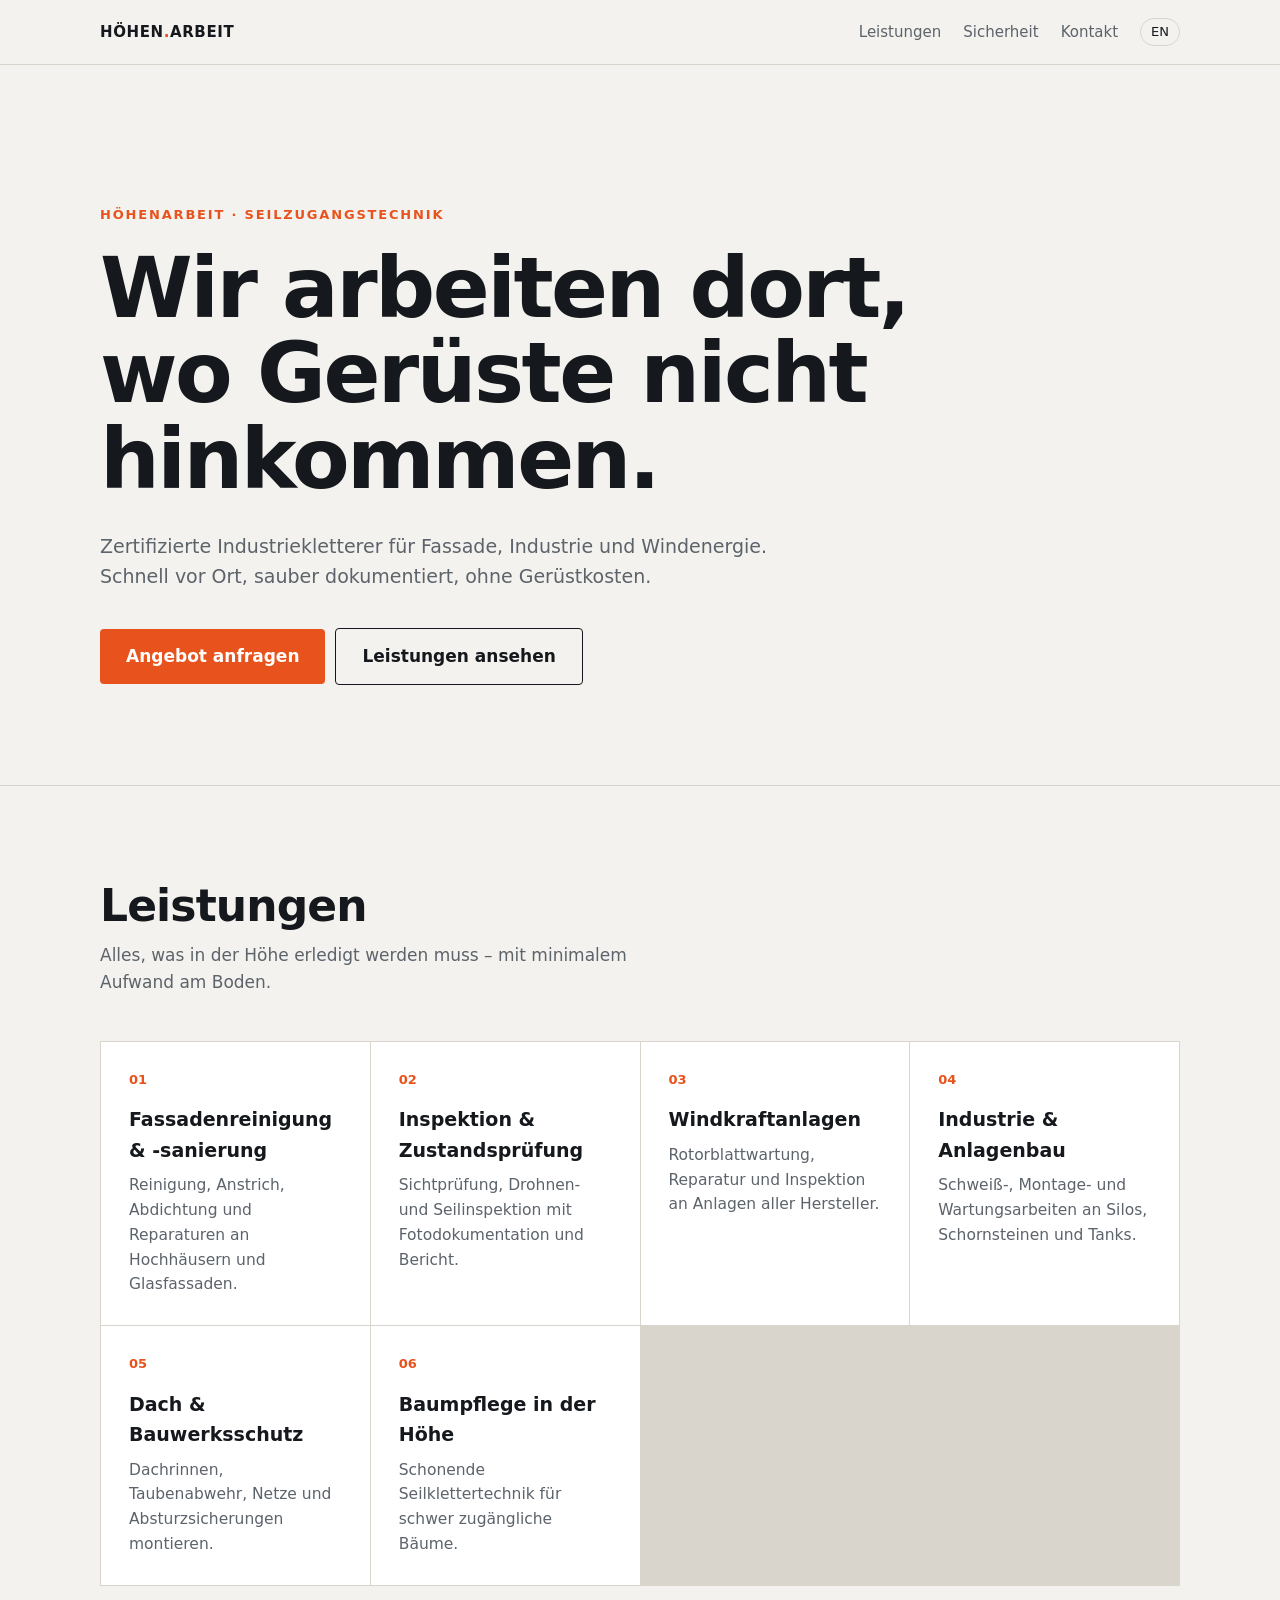
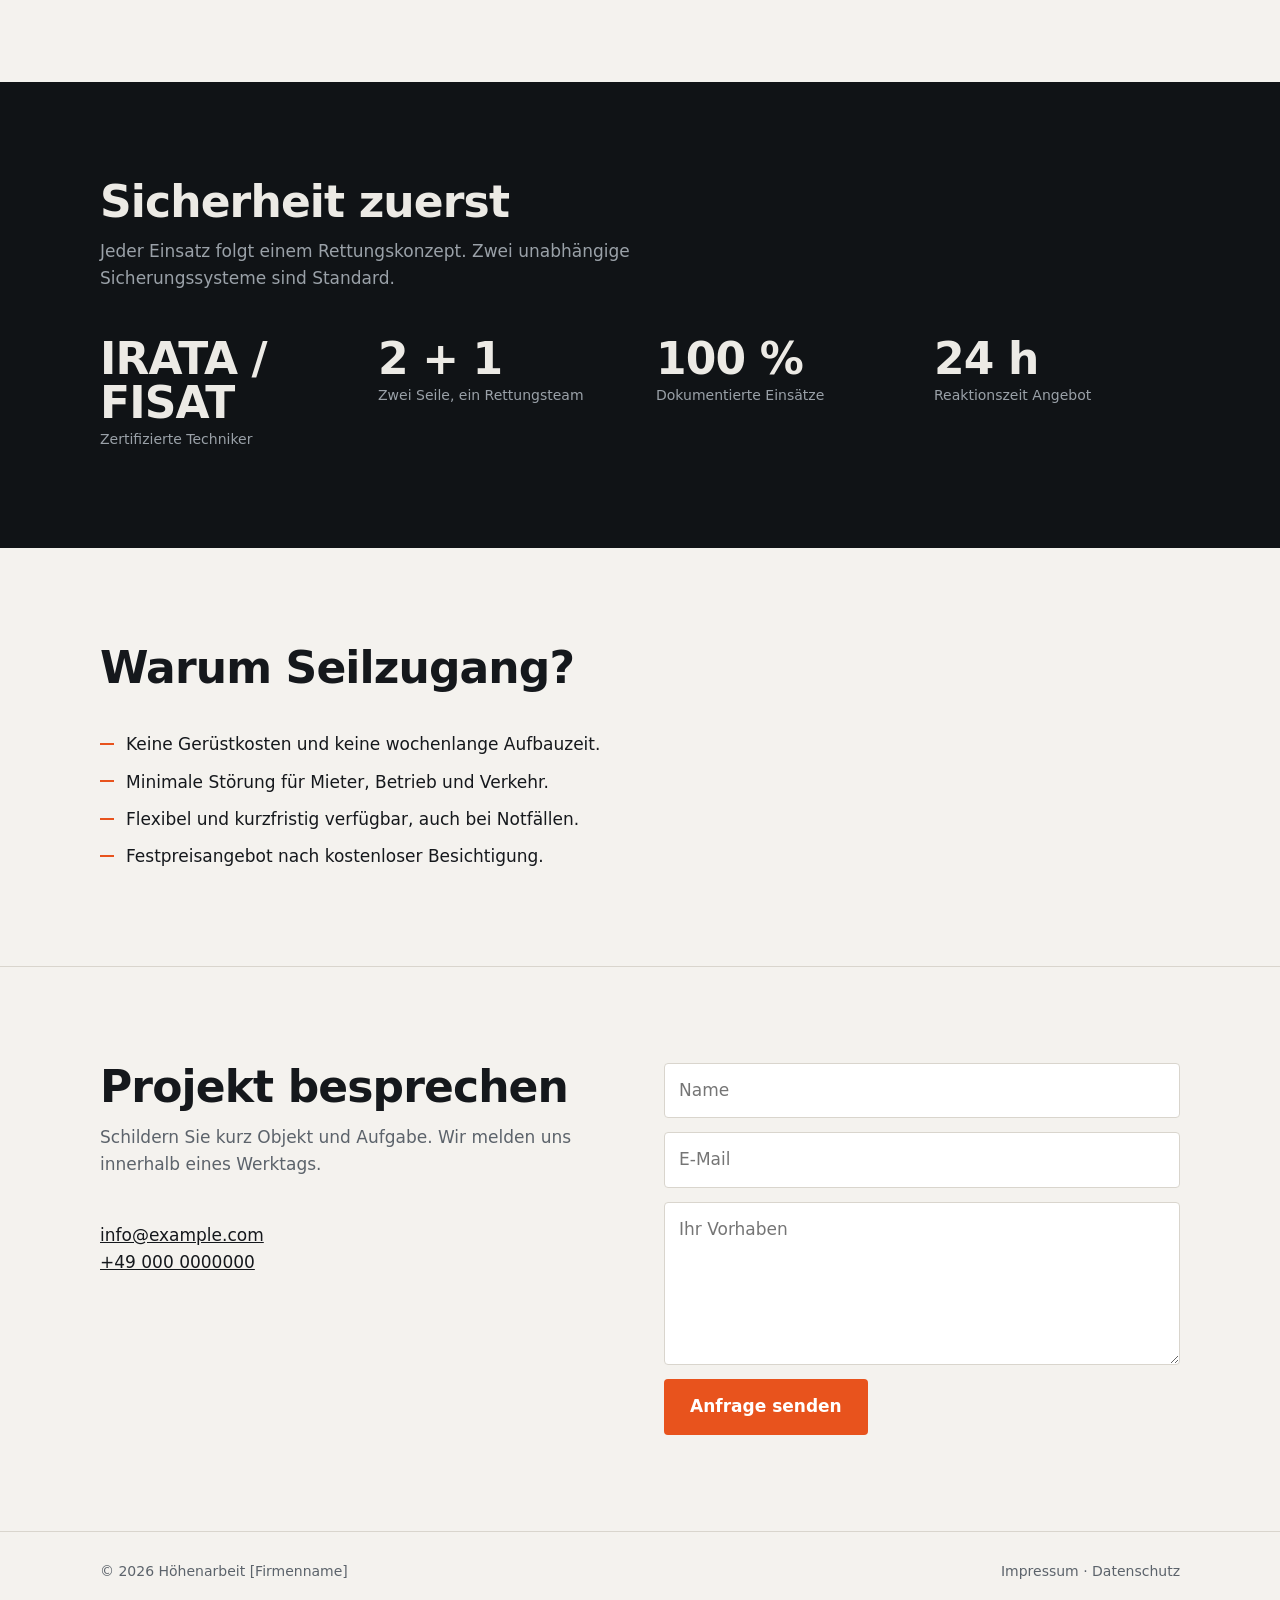
<file: index.html>
<!doctype html>
<html lang="de">
<head>
<meta charset="utf-8">
<meta name="viewport" content="width=device-width,initial-scale=1">
<title>Höhenarbeit & Seilzugangstechnik | Industriekletterer</title>
<meta name="description" content="Professionelle Höhenarbeit mit Seilzugangstechnik: Fassaden, Industrie, Windkraft, Inspektion. Zertifiziert, versichert, schnell einsatzbereit.">
<link rel="alternate" hreflang="de" href="/">
<link rel="alternate" hreflang="en" href="/en/">
<link rel="stylesheet" href="assets/style.css">
</head>
<body>
<header><div class="wrap">
<a class="logo" href="#top">Höhen<span>.</span>Arbeit</a>
<nav><a href="#leistungen">Leistungen</a><a href="#sicherheit">Sicherheit</a><a href="#kontakt">Kontakt</a><a class="lang" href="en/">EN</a></nav>
</div></header>
<main id="top">
<div class="hero"><div class="wrap">
<p class="eyebrow">Höhenarbeit · Seilzugangstechnik</p>
<h1>Wir arbeiten dort, wo Gerüste nicht hinkommen.</h1>
<p class="lead">Zertifizierte Industriekletterer für Fassade, Industrie und Windenergie. Schnell vor Ort, sauber dokumentiert, ohne Gerüstkosten.</p>
<a class="btn" href="#kontakt">Angebot anfragen</a><a class="btn ghost" href="#leistungen">Leistungen ansehen</a>
</div></div>

<section id="leistungen"><div class="wrap">
<h2>Leistungen</h2><p class="sub">Alles, was in der Höhe erledigt werden muss – mit minimalem Aufwand am Boden.</p>
<div class="grid">
<div><span class="num">01</span><h3>Fassadenreinigung & -sanierung</h3><p>Reinigung, Anstrich, Abdichtung und Reparaturen an Hochhäusern und Glasfassaden.</p></div>
<div><span class="num">02</span><h3>Inspektion & Zustandsprüfung</h3><p>Sichtprüfung, Drohnen- und Seilinspektion mit Fotodokumentation und Bericht.</p></div>
<div><span class="num">03</span><h3>Windkraftanlagen</h3><p>Rotorblattwartung, Reparatur und Inspektion an Anlagen aller Hersteller.</p></div>
<div><span class="num">04</span><h3>Industrie & Anlagenbau</h3><p>Schweiß-, Montage- und Wartungsarbeiten an Silos, Schornsteinen und Tanks.</p></div>
<div><span class="num">05</span><h3>Dach & Bauwerksschutz</h3><p>Dachrinnen, Taubenabwehr, Netze und Absturzsicherungen montieren.</p></div>
<div><span class="num">06</span><h3>Baumpflege in der Höhe</h3><p>Schonende Seilklettertechnik für schwer zugängliche Bäume.</p></div>
</div></div></section>

<section id="sicherheit" class="dark"><div class="wrap">
<h2>Sicherheit zuerst</h2><p class="sub">Jeder Einsatz folgt einem Rettungskonzept. Zwei unabhängige Sicherungssysteme sind Standard.</p>
<div class="stats">
<div><b>IRATA / FISAT</b><span>Zertifizierte Techniker</span></div>
<div><b>2 + 1</b><span>Zwei Seile, ein Rettungsteam</span></div>
<div><b>100 %</b><span>Dokumentierte Einsätze</span></div>
<div><b>24 h</b><span>Reaktionszeit Angebot</span></div>
</div></div></section>

<section><div class="wrap">
<h2>Warum Seilzugang?</h2><br>
<ul class="tick"><li>Keine Gerüstkosten und keine wochenlange Aufbauzeit.</li><li>Minimale Störung für Mieter, Betrieb und Verkehr.</li><li>Flexibel und kurzfristig verfügbar, auch bei Notfällen.</li><li>Festpreisangebot nach kostenloser Besichtigung.</li></ul>
</div></section>

<section id="kontakt" style="border-top:1px solid var(--line)"><div class="wrap contact">
<div><h2>Projekt besprechen</h2><p class="sub">Schildern Sie kurz Objekt und Aufgabe. Wir melden uns innerhalb eines Werktags.</p>
<p><a href="mailto:info@example.com">info@example.com</a><br><a href="tel:+490000000000">+49 000 0000000</a></p></div>
<form action="mailto:info@example.com" method="post" enctype="text/plain">
<input name="name" placeholder="Name" required autocomplete="name">
<input name="email" type="email" placeholder="E-Mail" required autocomplete="email">
<textarea name="message" rows="5" placeholder="Ihr Vorhaben" required></textarea>
<button class="btn" type="submit">Anfrage senden</button>
</form></div></section>
</main>
<footer><div class="wrap"><span>© 2026 Höhenarbeit [Firmenname]</span><span>Impressum · Datenschutz</span></div></footer>
</body>
</html>
</file>
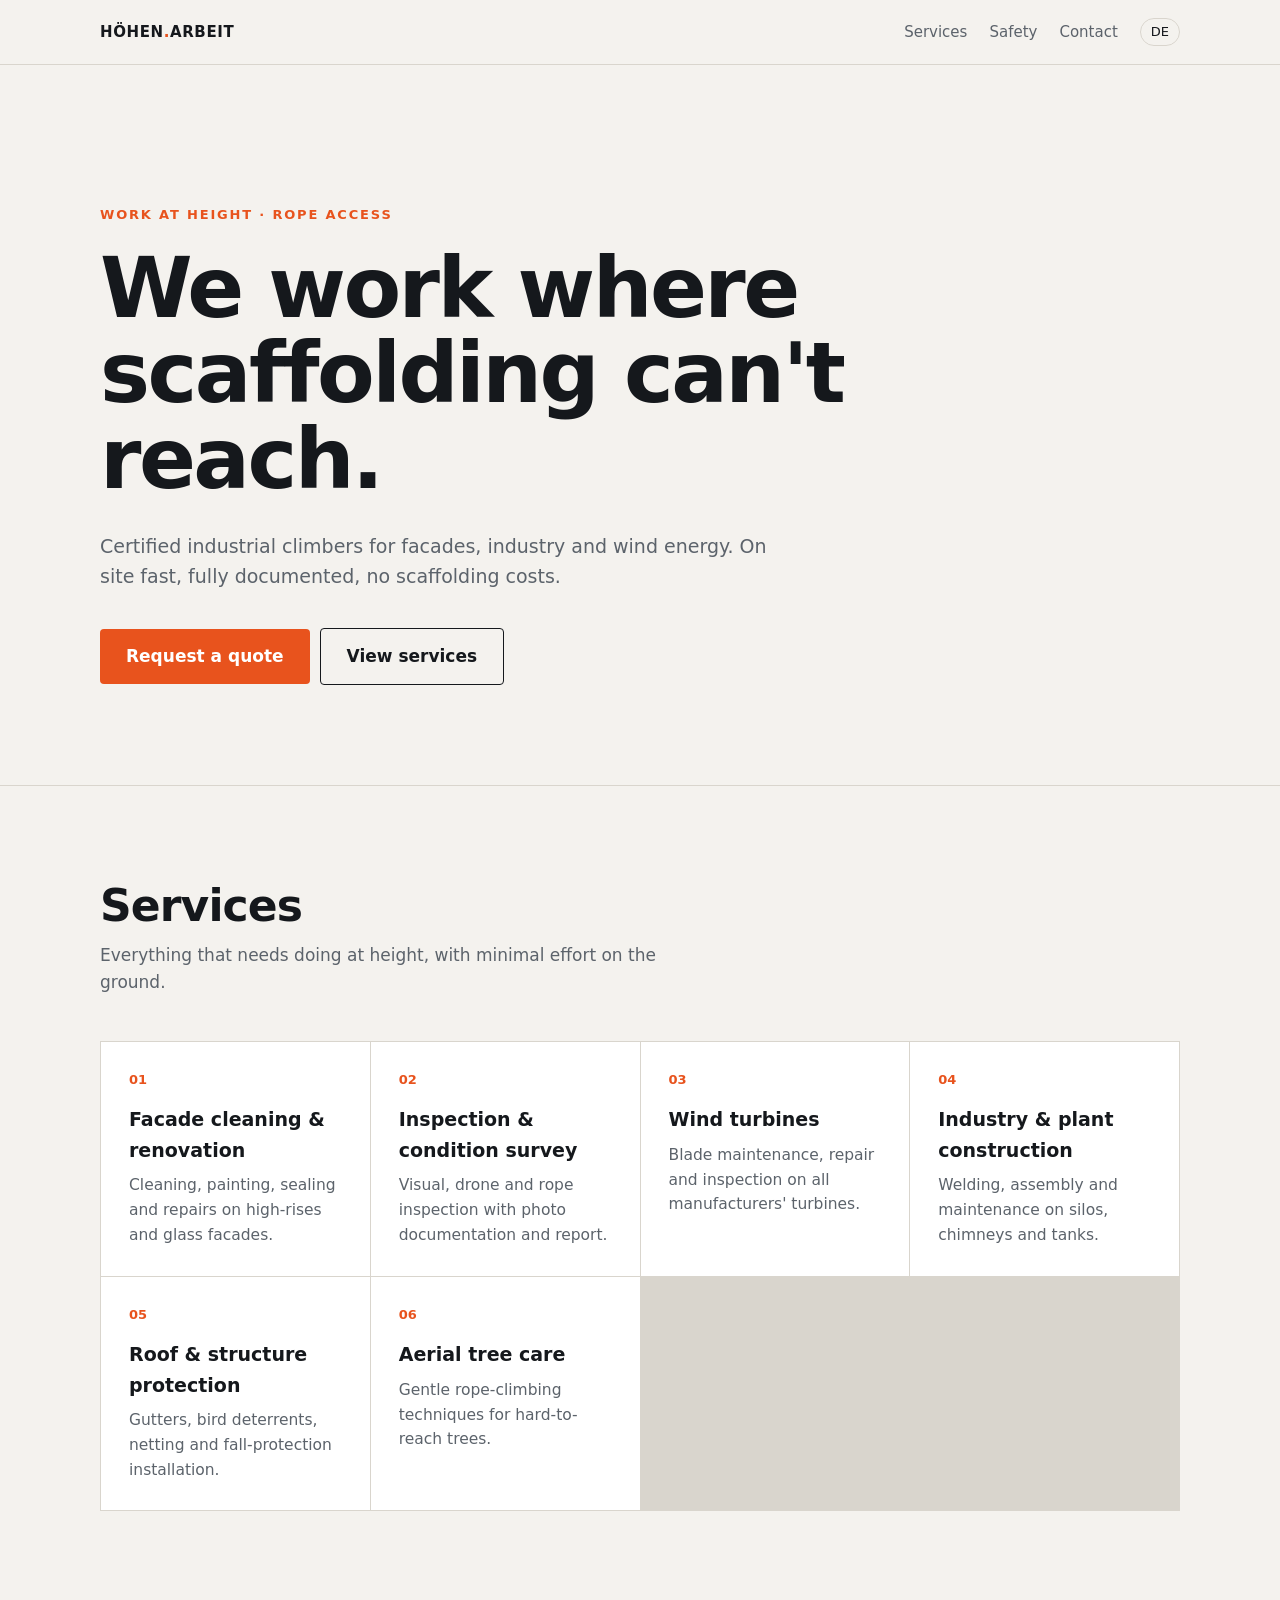
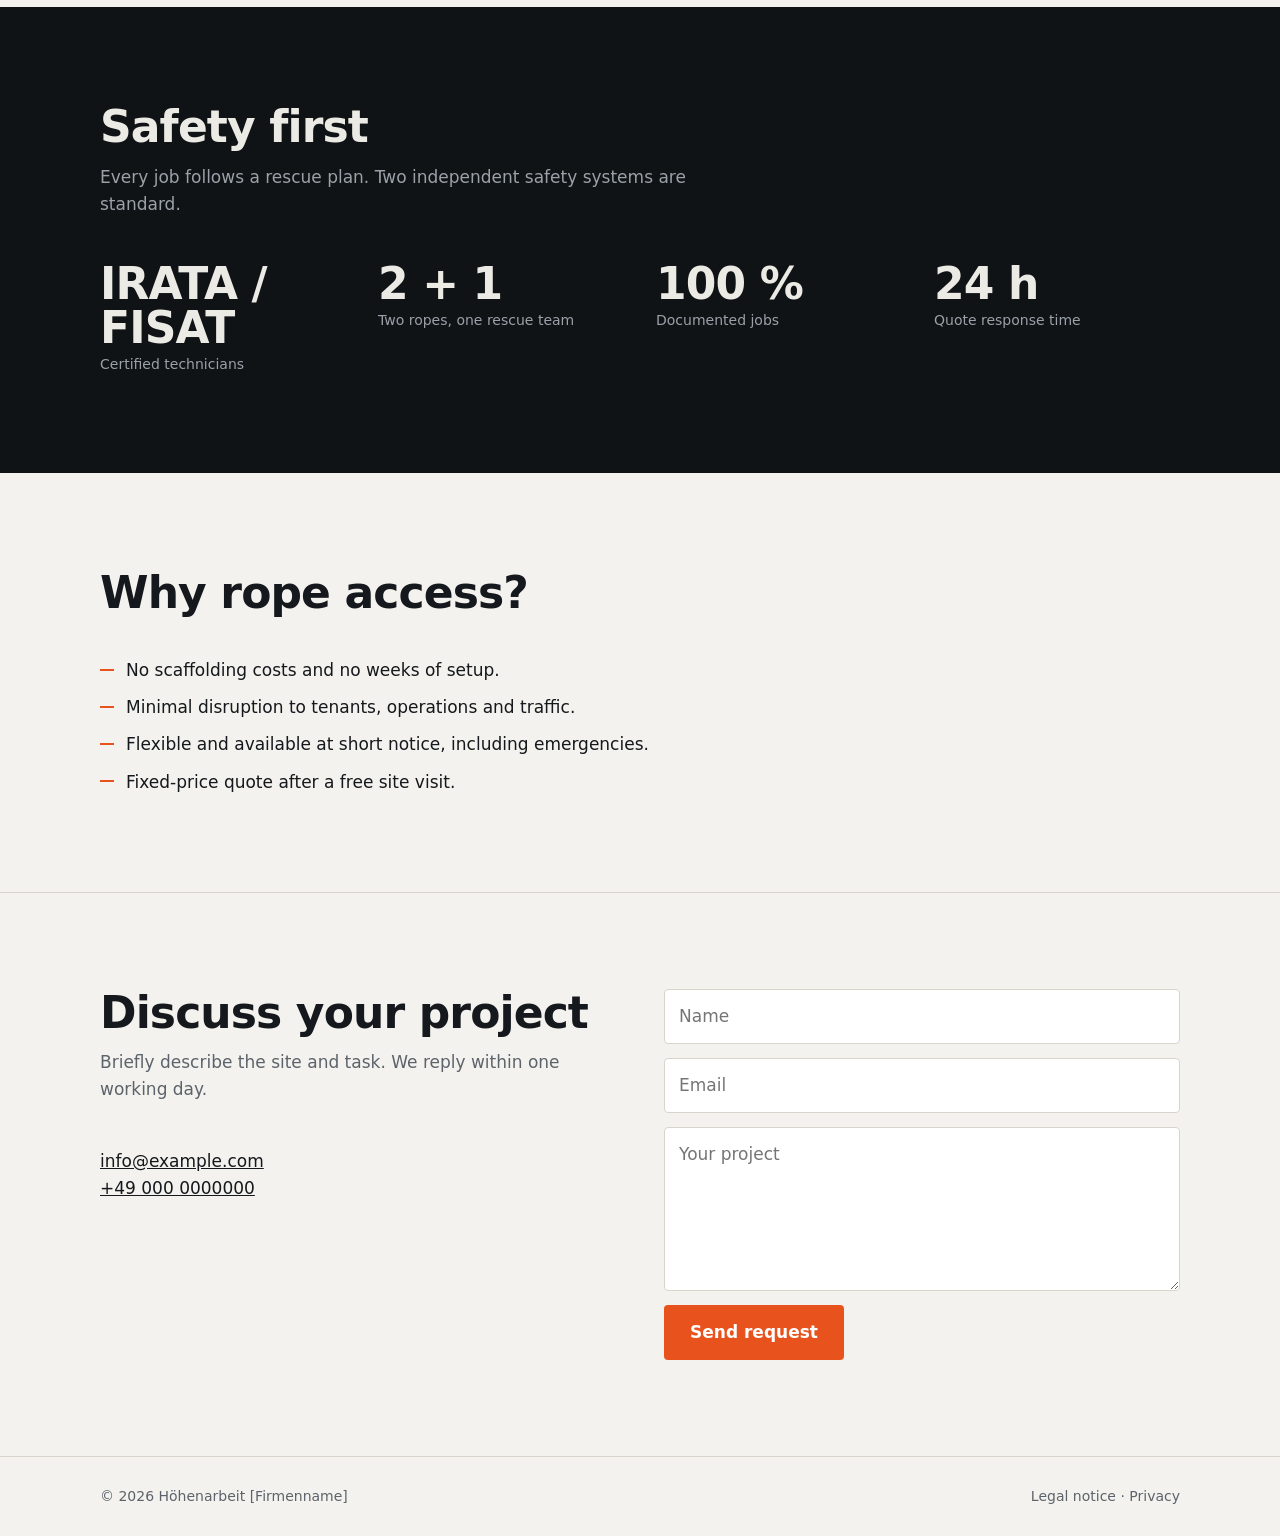
<file: en/index.html>
<!doctype html>
<html lang="en">
<head>
<meta charset="utf-8">
<meta name="viewport" content="width=device-width,initial-scale=1">
<title>Rope Access & Work at Height | Industrial Climbers</title>
<meta name="description" content="Professional rope access: facades, industrial sites, wind turbines, inspection. Certified, insured, quick to deploy.">
<link rel="alternate" hreflang="de" href="../">
<link rel="alternate" hreflang="en" href="/en/">
<link rel="stylesheet" href="../assets/style.css">
</head>
<body>
<header><div class="wrap">
<a class="logo" href="#top">Höhen<span>.</span>Arbeit</a>
<nav><a href="#leistungen">Services</a><a href="#sicherheit">Safety</a><a href="#kontakt">Contact</a><a class="lang" href="../">DE</a></nav>
</div></header>
<main id="top">
<div class="hero"><div class="wrap">
<p class="eyebrow">Work at height · Rope access</p>
<h1>We work where scaffolding can't reach.</h1>
<p class="lead">Certified industrial climbers for facades, industry and wind energy. On site fast, fully documented, no scaffolding costs.</p>
<a class="btn" href="#kontakt">Request a quote</a><a class="btn ghost" href="#leistungen">View services</a>
</div></div>

<section id="leistungen"><div class="wrap">
<h2>Services</h2><p class="sub">Everything that needs doing at height, with minimal effort on the ground.</p>
<div class="grid">
<div><span class="num">01</span><h3>Facade cleaning & renovation</h3><p>Cleaning, painting, sealing and repairs on high-rises and glass facades.</p></div>
<div><span class="num">02</span><h3>Inspection & condition survey</h3><p>Visual, drone and rope inspection with photo documentation and report.</p></div>
<div><span class="num">03</span><h3>Wind turbines</h3><p>Blade maintenance, repair and inspection on all manufacturers' turbines.</p></div>
<div><span class="num">04</span><h3>Industry & plant construction</h3><p>Welding, assembly and maintenance on silos, chimneys and tanks.</p></div>
<div><span class="num">05</span><h3>Roof & structure protection</h3><p>Gutters, bird deterrents, netting and fall-protection installation.</p></div>
<div><span class="num">06</span><h3>Aerial tree care</h3><p>Gentle rope-climbing techniques for hard-to-reach trees.</p></div>
</div></div></section>

<section id="sicherheit" class="dark"><div class="wrap">
<h2>Safety first</h2><p class="sub">Every job follows a rescue plan. Two independent safety systems are standard.</p>
<div class="stats">
<div><b>IRATA / FISAT</b><span>Certified technicians</span></div>
<div><b>2 + 1</b><span>Two ropes, one rescue team</span></div>
<div><b>100 %</b><span>Documented jobs</span></div>
<div><b>24 h</b><span>Quote response time</span></div>
</div></div></section>

<section><div class="wrap">
<h2>Why rope access?</h2><br>
<ul class="tick"><li>No scaffolding costs and no weeks of setup.</li><li>Minimal disruption to tenants, operations and traffic.</li><li>Flexible and available at short notice, including emergencies.</li><li>Fixed-price quote after a free site visit.</li></ul>
</div></section>

<section id="kontakt" style="border-top:1px solid var(--line)"><div class="wrap contact">
<div><h2>Discuss your project</h2><p class="sub">Briefly describe the site and task. We reply within one working day.</p>
<p><a href="mailto:info@example.com">info@example.com</a><br><a href="tel:+490000000000">+49 000 0000000</a></p></div>
<form action="mailto:info@example.com" method="post" enctype="text/plain">
<input name="name" placeholder="Name" required autocomplete="name">
<input name="email" type="email" placeholder="Email" required autocomplete="email">
<textarea name="message" rows="5" placeholder="Your project" required></textarea>
<button class="btn" type="submit">Send request</button>
</form></div></section>
</main>
<footer><div class="wrap"><span>© 2026 Höhenarbeit [Firmenname]</span><span>Legal notice · Privacy</span></div></footer>
</body>
</html>
</file>
<file: assets/style.css>
:root{--bg:#f4f2ee;--ink:#15181c;--mute:#5c636b;--line:#d9d5cd;--card:#fff;--acc:#e8531d;--dark:#101316;--dark-ink:#eceae5}
@media (prefers-color-scheme:dark){:root{--bg:#101316;--ink:#eceae5;--mute:#9aa1a8;--line:#272c31;--card:#171b1f;--acc:#ff6a33}}
*{box-sizing:border-box;margin:0}
html{scroll-behavior:smooth}
body{font:17px/1.6 system-ui,-apple-system,"Segoe UI",Roboto,sans-serif;background:var(--bg);color:var(--ink);-webkit-font-smoothing:antialiased}
a{color:inherit}
.wrap{max-width:1120px;margin:0 auto;padding:0 20px}
header{position:sticky;top:0;z-index:5;background:color-mix(in srgb,var(--bg) 88%,transparent);backdrop-filter:blur(10px);border-bottom:1px solid var(--line)}
header .wrap{display:flex;align-items:center;justify-content:space-between;height:64px;gap:16px}
.logo{font-weight:800;letter-spacing:.04em;text-decoration:none;text-transform:uppercase;font-size:15px}
.logo span{color:var(--acc)}
nav{display:flex;gap:22px;align-items:center;font-size:15px}
nav a{text-decoration:none;color:var(--mute)}nav a:hover{color:var(--ink)}
.lang{border:1px solid var(--line);padding:3px 10px;border-radius:99px;font-size:13px;color:var(--ink)}
.hero{padding:clamp(64px,12vw,140px) 0 clamp(56px,9vw,100px);border-bottom:1px solid var(--line)}
.eyebrow{font-size:13px;letter-spacing:.14em;text-transform:uppercase;color:var(--acc);font-weight:700;margin-bottom:20px}
h1{font-size:clamp(38px,7vw,84px);line-height:1.02;letter-spacing:-.03em;max-width:14ch;font-weight:800}
.lead{max-width:56ch;color:var(--mute);font-size:19px;margin:28px 0 36px}
.btn{display:inline-block;background:var(--acc);color:#fff;padding:14px 26px;border-radius:4px;font-weight:700;text-decoration:none}
.btn:hover{filter:brightness(1.08)}
.btn.ghost{background:none;color:var(--ink);border:1px solid var(--ink);margin-left:10px}
section{padding:clamp(56px,8vw,96px) 0}
h2{font-size:clamp(28px,4vw,44px);letter-spacing:-.02em;line-height:1.1;margin-bottom:12px}
.sub{color:var(--mute);max-width:56ch;margin-bottom:44px}
.grid{display:grid;gap:1px;background:var(--line);border:1px solid var(--line);grid-template-columns:repeat(auto-fit,minmax(250px,1fr))}
.grid>div{background:var(--card);padding:28px}
.grid h3{font-size:19px;margin-bottom:8px}
.grid p{color:var(--mute);font-size:15.5px}
.num{font-variant-numeric:tabular-nums;color:var(--acc);font-weight:700;font-size:13px;margin-bottom:14px;display:block}
.dark{background:var(--dark);color:var(--dark-ink)}
.dark .sub{color:#9aa1a8}
.stats{display:grid;grid-template-columns:repeat(auto-fit,minmax(160px,1fr));gap:32px}
.stats b{display:block;font-size:44px;letter-spacing:-.02em;line-height:1}
.stats span{color:#9aa1a8;font-size:14px}
ul.tick{list-style:none;padding:0;display:grid;gap:10px;max-width:60ch}
ul.tick li{padding-left:26px;position:relative}
ul.tick li:before{content:"";position:absolute;left:0;top:.7em;width:14px;height:2px;background:var(--acc)}
form{display:grid;gap:14px;max-width:560px}
input,textarea{font:inherit;padding:13px 14px;border:1px solid var(--line);background:var(--card);color:var(--ink);border-radius:4px;width:100%}
input:focus,textarea:focus{outline:2px solid var(--acc);outline-offset:1px}
button.btn{border:0;font:inherit;font-weight:700;cursor:pointer;justify-self:start}
.contact{display:grid;grid-template-columns:repeat(auto-fit,minmax(280px,1fr));gap:48px}
footer{border-top:1px solid var(--line);padding:28px 0;color:var(--mute);font-size:14px}
footer .wrap{display:flex;flex-wrap:wrap;justify-content:space-between;gap:12px}
@media(max-width:640px){nav a:not(.lang){display:none}.btn.ghost{margin:12px 0 0}}
</file>
